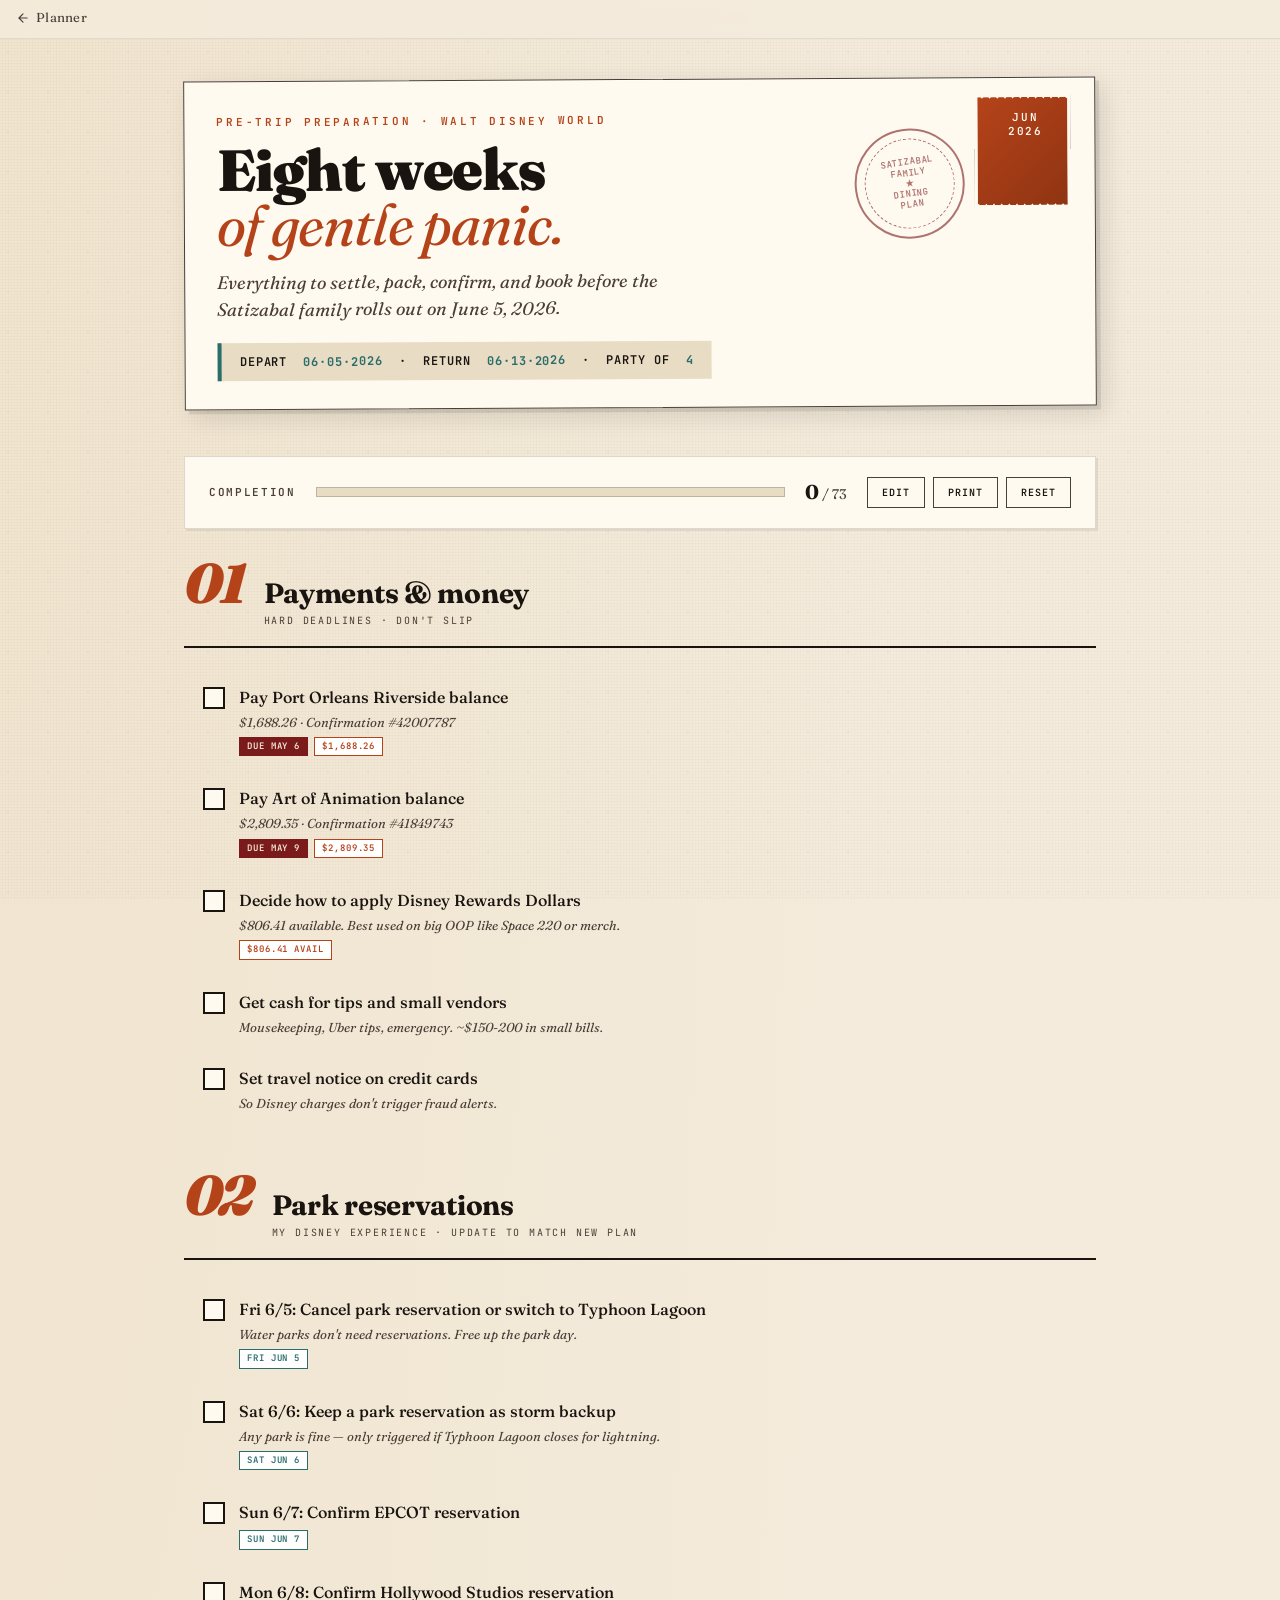
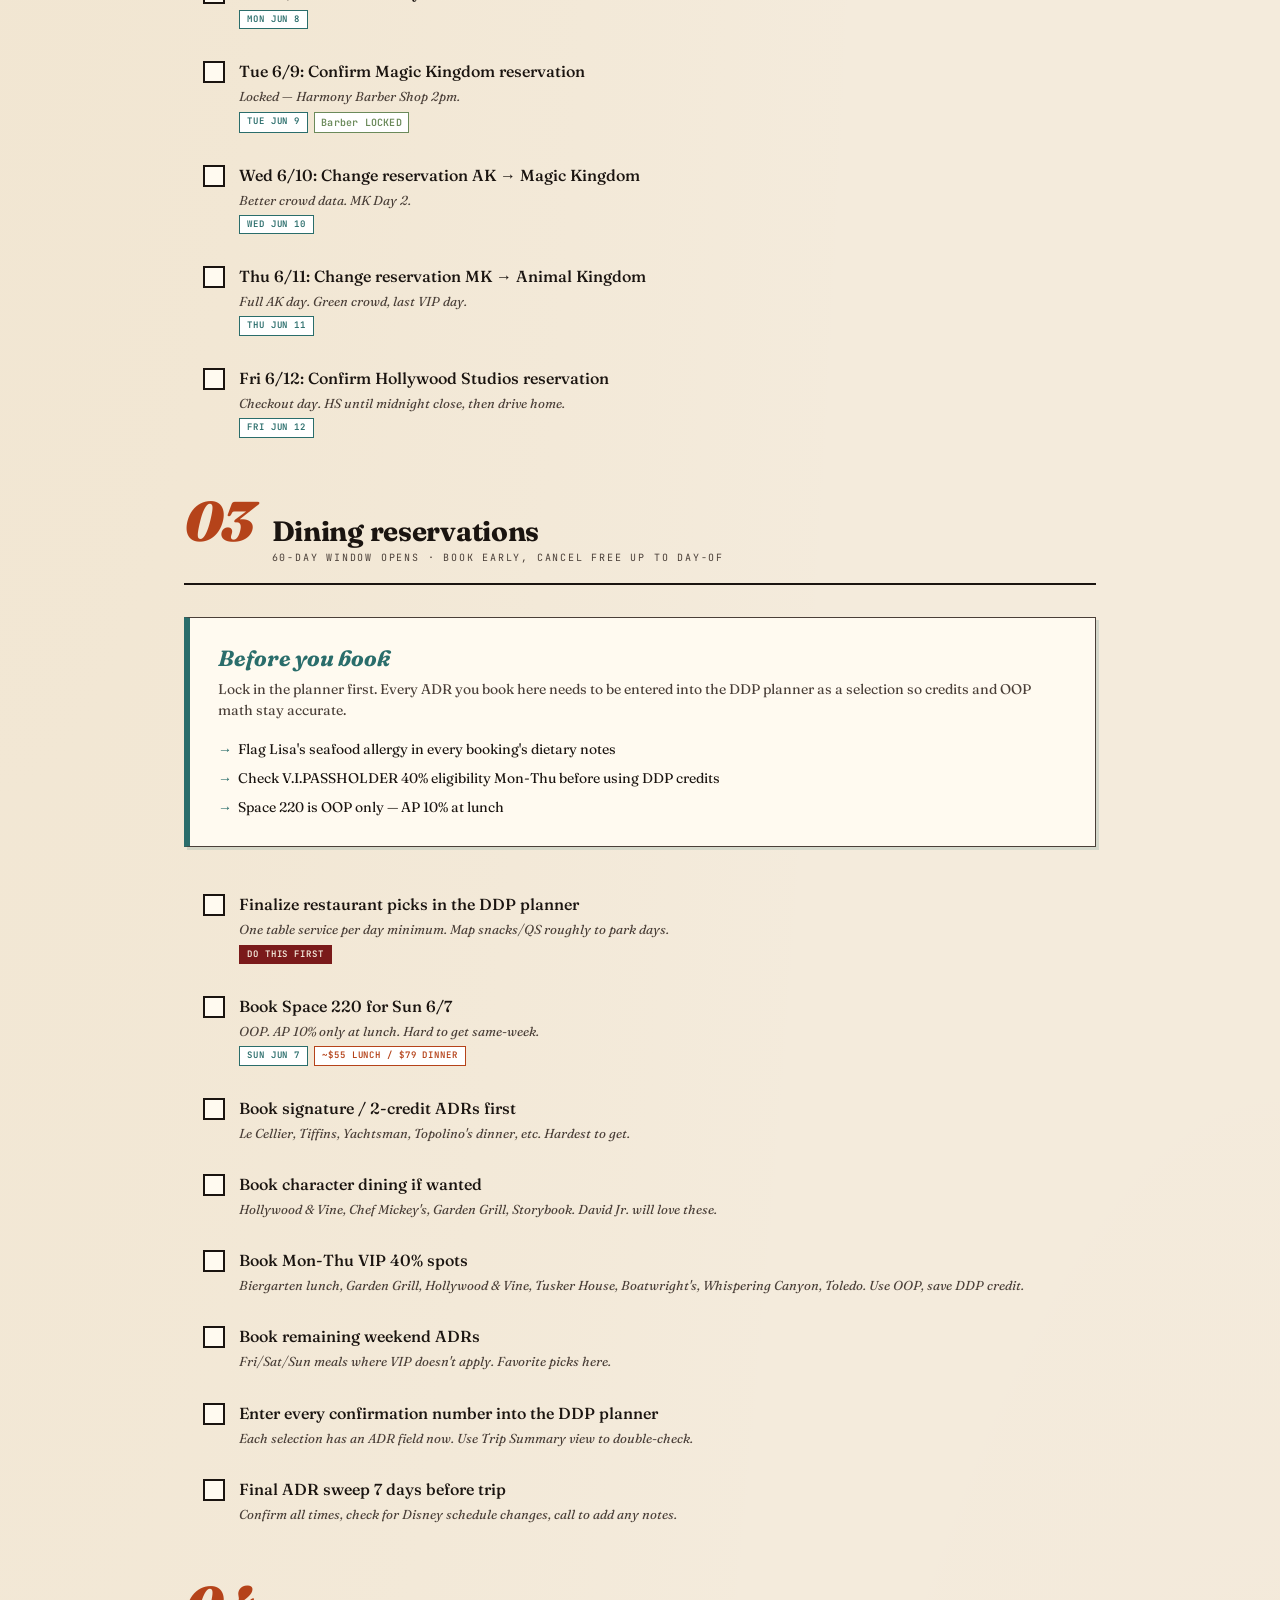
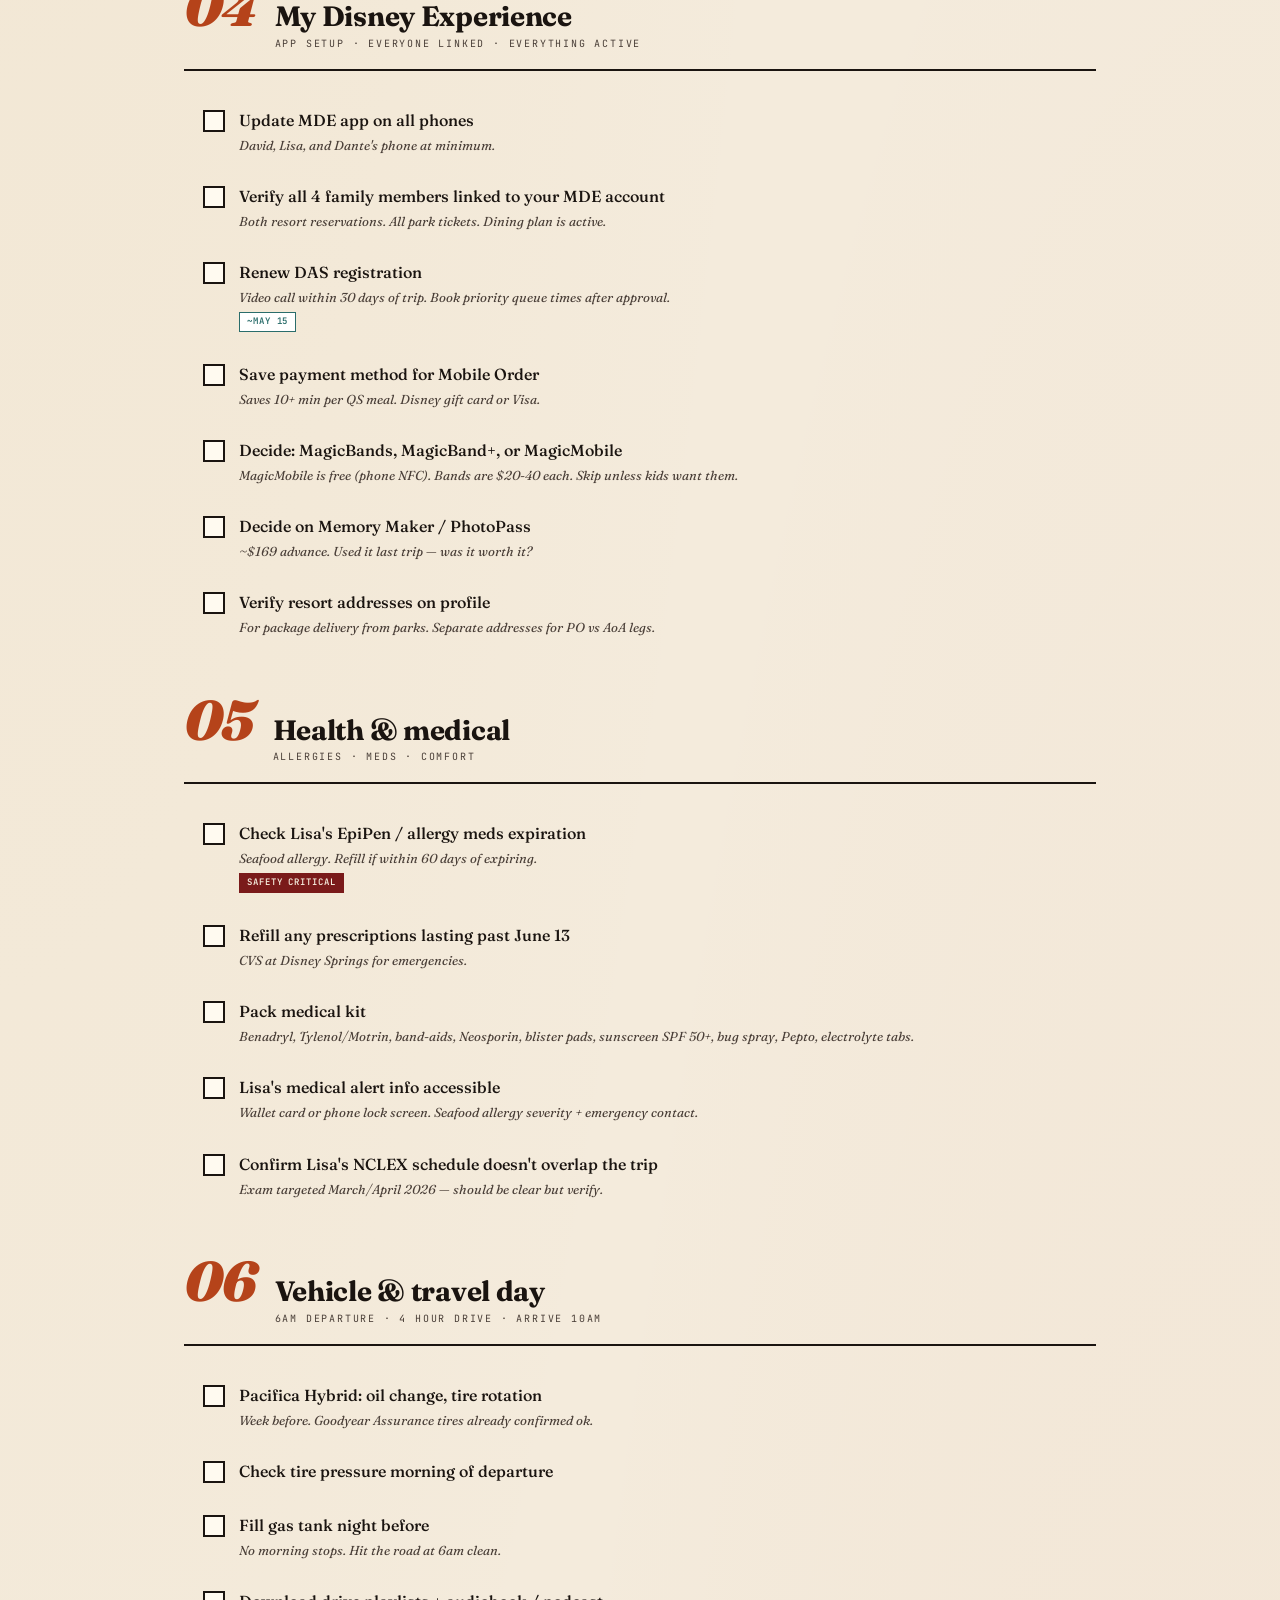
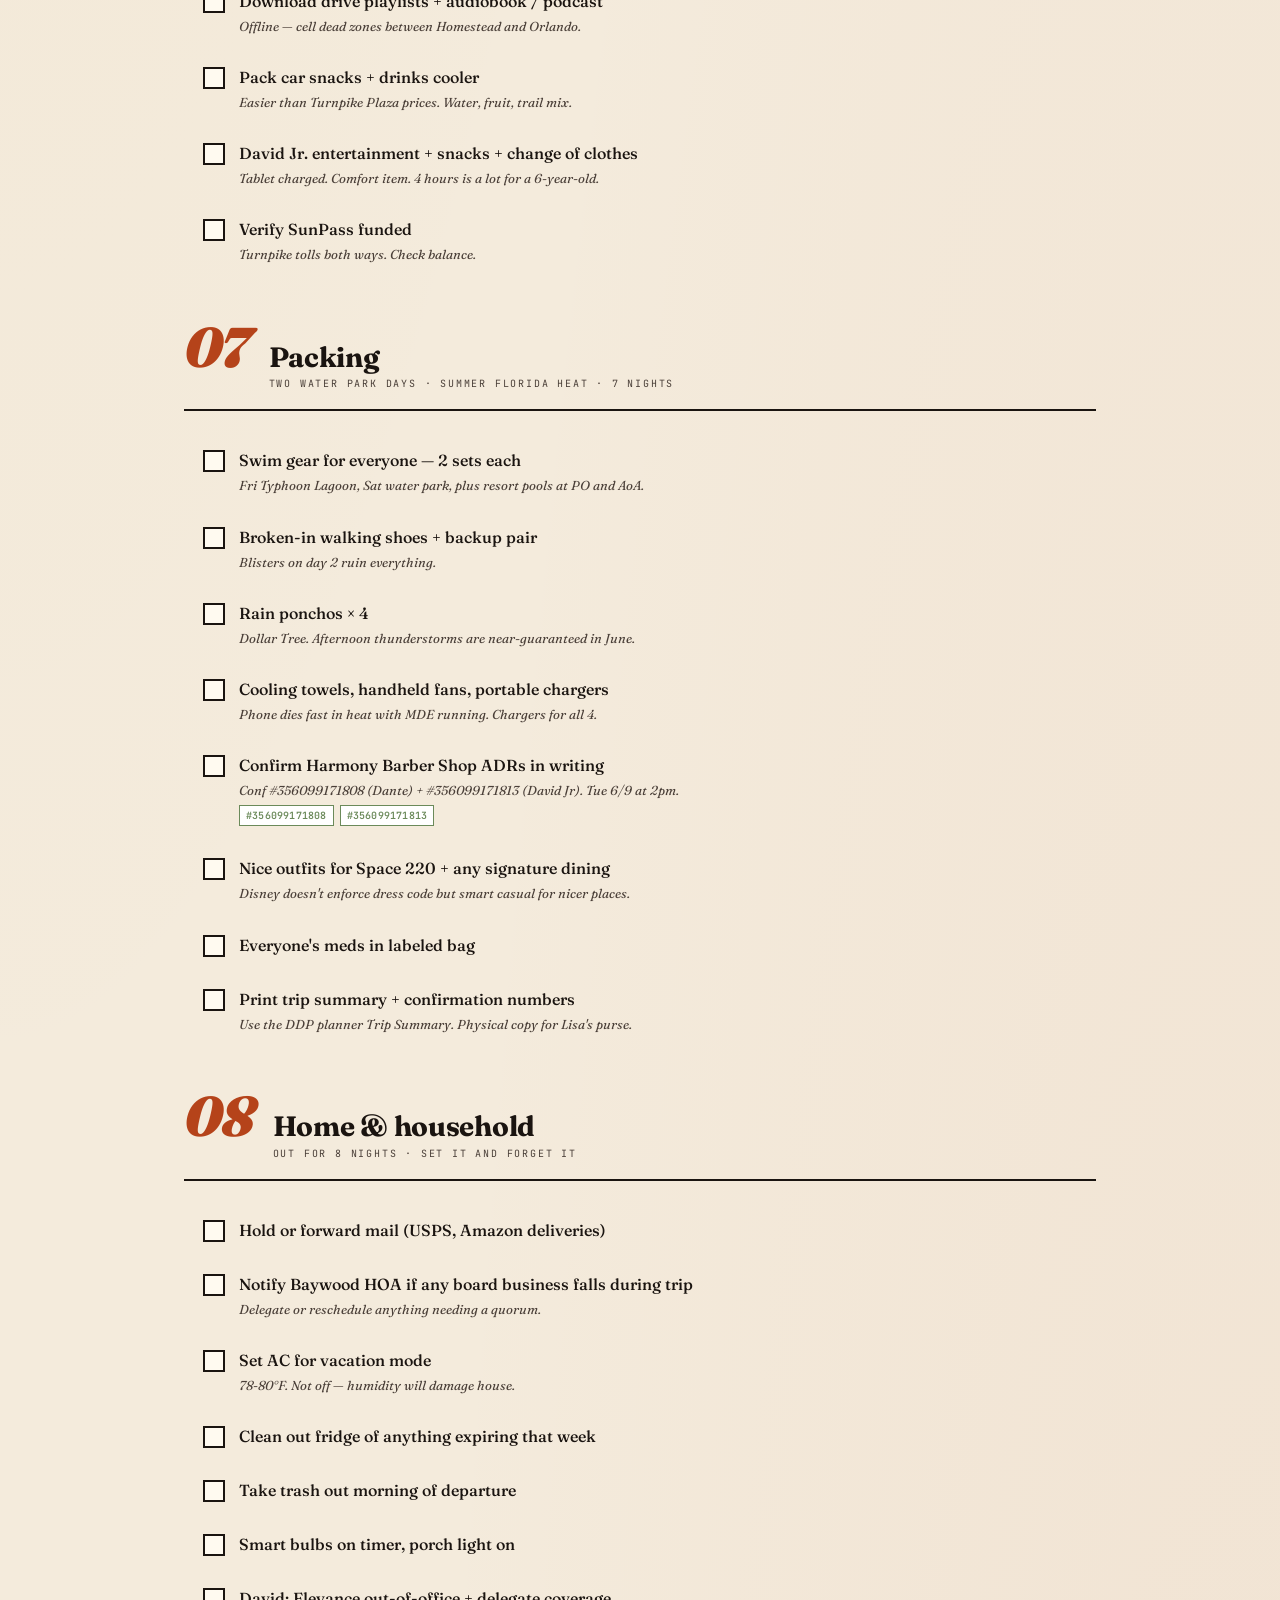
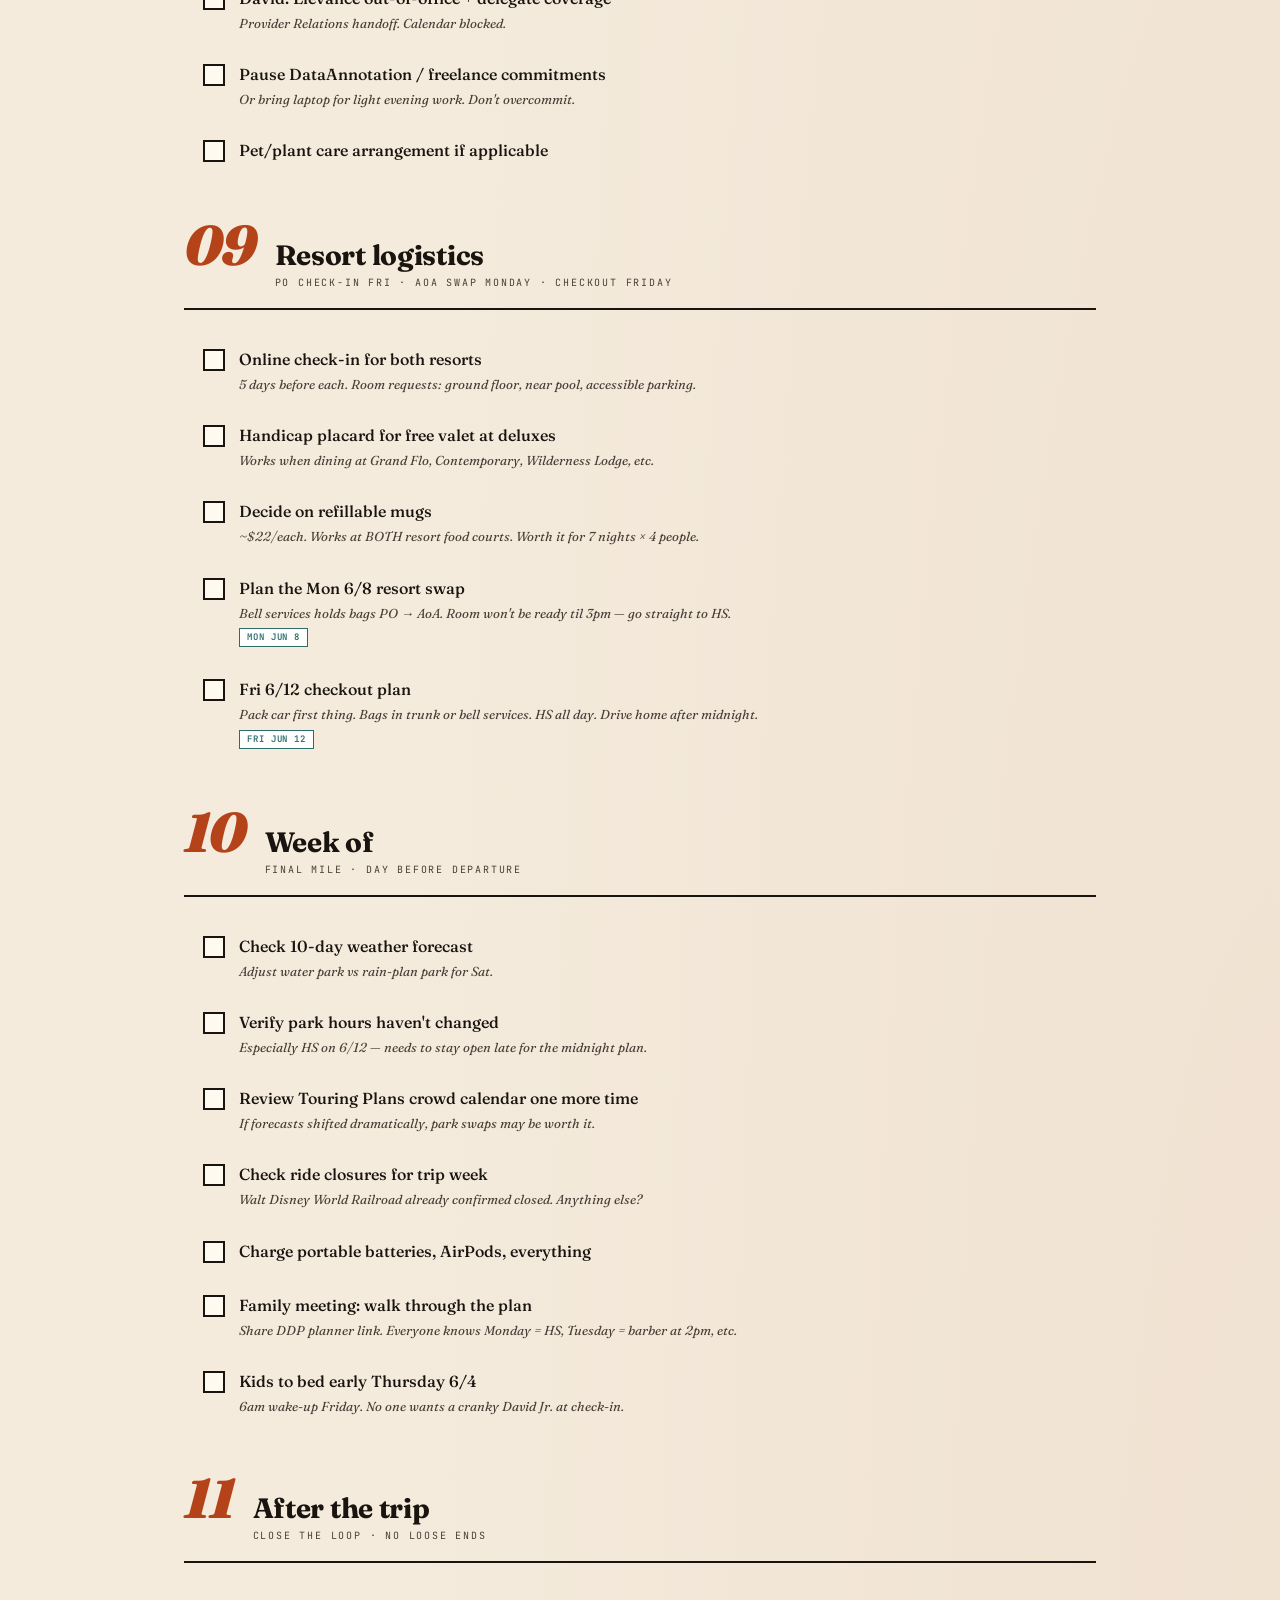
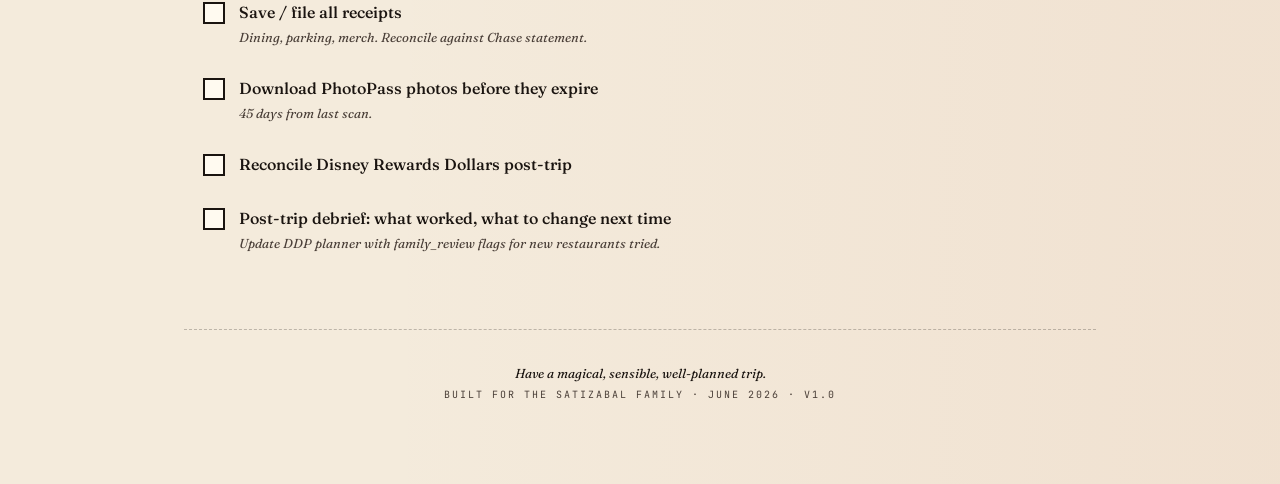
<file: checklist.html>
<!DOCTYPE html>
<html lang="en">
<head>
<meta charset="UTF-8">
<meta name="viewport" content="width=device-width, initial-scale=1.0">
<title>Disney Trip Prep — Satizabal Family, June 2026</title>
<link rel="manifest" href="manifest.json">
<link rel="apple-touch-icon" href="apple-touch-icon.png">
<link rel="icon" type="image/svg+xml" href="icons/icon.svg">
<meta name="theme-color" content="#0f172a">
<meta name="apple-mobile-web-app-capable" content="yes">
<meta name="apple-mobile-web-app-status-bar-style" content="black-translucent">
<meta name="apple-mobile-web-app-title" content="DDP Planner">
<link rel="preconnect" href="https://fonts.googleapis.com">
<link rel="preconnect" href="https://fonts.gstatic.com" crossorigin>
<link href="https://fonts.googleapis.com/css2?family=Fraunces:ital,wght@0,400;0,600;0,700;0,900;1,400&family=JetBrains+Mono:wght@400;600&display=swap" rel="stylesheet">
<style>
:root {
  --ink: #1a1410;
  --ink-soft: #4a3f38;
  --paper: #f4ebdc;
  --paper-dark: #e8dcc4;
  --rust: #b5431a;
  --rust-dark: #8f3412;
  --gold: #c89632;
  --teal: #2a6d6b;
  --sage: #6b8a5a;
  --postmark: #7a1a1a;
}

* { margin: 0; padding: 0; box-sizing: border-box; }

html { scroll-behavior: smooth; }

body {
  font-family: 'Fraunces', Georgia, serif;
  background:
    radial-gradient(ellipse at top left, rgba(200, 150, 50, 0.08), transparent 50%),
    radial-gradient(ellipse at bottom right, rgba(181, 67, 26, 0.06), transparent 50%),
    #f4ebdc;
  color: var(--ink);
  min-height: 100vh;
  line-height: 1.5;
  position: relative;
  overflow-x: hidden;
}

body::before {
  content: '';
  position: fixed;
  inset: 0;
  background-image:
    repeating-linear-gradient(0deg, transparent, transparent 2px, rgba(26, 20, 16, 0.015) 2px, rgba(26, 20, 16, 0.015) 3px),
    repeating-linear-gradient(90deg, transparent, transparent 2px, rgba(26, 20, 16, 0.015) 2px, rgba(26, 20, 16, 0.015) 3px);
  pointer-events: none;
  z-index: 0;
}

body::after {
  content: '';
  position: fixed;
  inset: 0;
  background-image: radial-gradient(circle at 20% 30%, rgba(0,0,0,0.03) 1px, transparent 1px),
                    radial-gradient(circle at 80% 70%, rgba(0,0,0,0.02) 1px, transparent 1px);
  background-size: 40px 40px, 60px 60px;
  pointer-events: none;
  z-index: 0;
}

.container {
  max-width: 960px;
  margin: 0 auto;
  padding: 40px 24px 80px;
  position: relative;
  z-index: 1;
}

/* HEADER — postcard style */
header {
  position: relative;
  margin-bottom: 48px;
  padding: 32px 32px 28px;
  background: #fffaf0;
  border: 1px solid var(--ink-soft);
  box-shadow:
    0 1px 0 rgba(255,255,255,0.5) inset,
    4px 4px 0 rgba(26, 20, 16, 0.1),
    8px 8px 24px rgba(26, 20, 16, 0.12);
  transform: rotate(-0.3deg);
}

header::before {
  content: '';
  position: absolute;
  top: 16px;
  right: 24px;
  width: 90px;
  height: 108px;
  background:
    linear-gradient(135deg, var(--rust) 0%, var(--rust-dark) 100%);
  border: 3px solid #fffaf0;
  box-shadow: 0 0 0 1px var(--ink-soft);
  clip-path: polygon(
    0% 4%, 4% 0%, 8% 4%, 12% 0%, 16% 4%, 20% 0%, 24% 4%, 28% 0%, 32% 4%, 36% 0%, 40% 4%, 44% 0%, 48% 4%, 52% 0%, 56% 4%, 60% 0%, 64% 4%, 68% 0%, 72% 4%, 76% 0%, 80% 4%, 84% 0%, 88% 4%, 92% 0%, 96% 4%, 100% 0%,
    100% 96%, 96% 100%, 92% 96%, 88% 100%, 84% 96%, 80% 100%, 76% 96%, 72% 100%, 68% 96%, 64% 100%, 60% 96%, 56% 100%, 52% 96%, 48% 100%, 44% 96%, 40% 100%, 36% 96%, 32% 100%, 28% 96%, 24% 100%, 20% 96%, 16% 100%, 12% 96%, 8% 100%, 4% 96%, 0% 100%
  );
}

header::after {
  content: 'JUN\A 2026';
  white-space: pre;
  position: absolute;
  top: 32px;
  right: 39px;
  width: 60px;
  text-align: center;
  font-family: 'JetBrains Mono', monospace;
  font-size: 11px;
  font-weight: 600;
  color: #fffaf0;
  letter-spacing: 0.15em;
  line-height: 1.3;
  z-index: 2;
}

.postmark {
  position: absolute;
  top: 50px;
  right: 130px;
  width: 110px;
  height: 110px;
  border: 2px solid var(--postmark);
  border-radius: 50%;
  opacity: 0.6;
  display: flex;
  align-items: center;
  justify-content: center;
  transform: rotate(-8deg);
  pointer-events: none;
}

.postmark::before {
  content: '';
  position: absolute;
  inset: 8px;
  border: 1px dashed var(--postmark);
  border-radius: 50%;
}

.postmark span {
  font-family: 'JetBrains Mono', monospace;
  font-size: 9px;
  font-weight: 600;
  color: var(--postmark);
  text-align: center;
  letter-spacing: 0.1em;
  line-height: 1.2;
}

.eyebrow {
  font-family: 'JetBrains Mono', monospace;
  font-size: 11px;
  font-weight: 600;
  color: var(--rust);
  letter-spacing: 0.25em;
  text-transform: uppercase;
  margin-bottom: 12px;
}

h1 {
  font-family: 'Fraunces', serif;
  font-weight: 900;
  font-size: clamp(36px, 6vw, 58px);
  line-height: 0.95;
  letter-spacing: -0.02em;
  max-width: 520px;
  margin-bottom: 16px;
}

h1 em {
  font-style: italic;
  font-weight: 400;
  color: var(--rust);
}

.subtitle {
  font-family: 'Fraunces', serif;
  font-style: italic;
  font-size: 18px;
  color: var(--ink-soft);
  max-width: 460px;
  margin-bottom: 20px;
}

.trip-stamp {
  display: inline-flex;
  align-items: center;
  gap: 16px;
  padding: 10px 18px;
  background: var(--paper-dark);
  border-left: 4px solid var(--teal);
  font-family: 'JetBrains Mono', monospace;
  font-size: 12px;
  font-weight: 600;
  letter-spacing: 0.08em;
}

.trip-stamp span:nth-child(2) { color: var(--ink-soft); }
.trip-stamp strong { color: var(--teal); }

/* PROGRESS */
.progress-wrap {
  margin: 40px 0 32px;
  padding: 20px 24px;
  background: #fffaf0;
  border: 1px solid rgba(26, 20, 16, 0.15);
  box-shadow: 2px 2px 0 rgba(26, 20, 16, 0.08);
  display: flex;
  align-items: center;
  gap: 20px;
  flex-wrap: wrap;
}

.progress-label {
  font-family: 'JetBrains Mono', monospace;
  font-size: 11px;
  font-weight: 600;
  letter-spacing: 0.15em;
  text-transform: uppercase;
  color: var(--ink-soft);
  flex-shrink: 0;
}

.progress-bar {
  flex: 1;
  min-width: 200px;
  height: 10px;
  background: var(--paper-dark);
  border: 1px solid rgba(26, 20, 16, 0.2);
  position: relative;
  overflow: hidden;
}

.progress-fill {
  height: 100%;
  background: repeating-linear-gradient(
    45deg,
    var(--rust),
    var(--rust) 6px,
    var(--rust-dark) 6px,
    var(--rust-dark) 12px
  );
  width: 0%;
  transition: width 0.4s cubic-bezier(0.4, 0, 0.2, 1);
}

.progress-count {
  font-family: 'Fraunces', serif;
  font-weight: 700;
  font-size: 20px;
  color: var(--ink);
  font-feature-settings: 'tnum';
}

.progress-count em {
  font-weight: 400;
  color: var(--ink-soft);
  font-style: normal;
  font-size: 14px;
}

.actions {
  display: flex;
  gap: 8px;
}

.btn {
  font-family: 'JetBrains Mono', monospace;
  font-size: 10px;
  font-weight: 600;
  letter-spacing: 0.1em;
  text-transform: uppercase;
  padding: 8px 14px;
  background: transparent;
  border: 1px solid var(--ink-soft);
  color: var(--ink);
  cursor: pointer;
  transition: all 0.15s ease;
}

.btn:hover {
  background: var(--ink);
  color: var(--paper);
}

.btn.btn-danger:hover {
  background: var(--postmark);
  border-color: var(--postmark);
  color: #fffaf0;
}

/* SECTIONS */
.section {
  margin-bottom: 48px;
  position: relative;
}

.section-header {
  display: flex;
  align-items: baseline;
  gap: 20px;
  margin-bottom: 24px;
  padding-bottom: 12px;
  border-bottom: 2px solid var(--ink);
  position: relative;
}

.section-number {
  font-family: 'Fraunces', serif;
  font-weight: 900;
  font-size: 56px;
  line-height: 0.8;
  color: var(--rust);
  font-style: italic;
  letter-spacing: -0.04em;
  flex-shrink: 0;
}

.section-title-group {
  flex: 1;
  padding-bottom: 6px;
}

.section-title {
  font-family: 'Fraunces', serif;
  font-weight: 700;
  font-size: 28px;
  letter-spacing: -0.01em;
  line-height: 1.1;
  margin-bottom: 4px;
}

.section-meta {
  font-family: 'JetBrains Mono', monospace;
  font-size: 10px;
  letter-spacing: 0.18em;
  text-transform: uppercase;
  color: var(--ink-soft);
}

.section-deadline {
  display: inline-block;
  padding: 2px 8px;
  margin-left: 8px;
  background: var(--gold);
  color: var(--ink);
  font-weight: 700;
}

.section-deadline.urgent {
  background: var(--rust);
  color: var(--paper);
}

/* TASKS */
.task-list {
  list-style: none;
  display: flex;
  flex-direction: column;
  gap: 4px;
}

.task {
  display: flex;
  align-items: flex-start;
  gap: 14px;
  padding: 12px 16px;
  background: transparent;
  border: 1px solid transparent;
  border-left: 3px solid transparent;
  cursor: pointer;
  transition: all 0.2s ease;
  position: relative;
}

.task:hover {
  background: rgba(255, 250, 240, 0.7);
  border-color: rgba(26, 20, 16, 0.08);
  border-left-color: var(--rust);
}

.task.done {
  opacity: 0.48;
  background: rgba(107, 138, 90, 0.06);
  border-left-color: var(--sage);
}

.task.done:hover {
  opacity: 0.7;
}

.task.done .task-label {
  text-decoration: line-through;
  text-decoration-color: var(--ink-soft);
  text-decoration-thickness: 1px;
}

.checkbox {
  flex-shrink: 0;
  width: 22px;
  height: 22px;
  border: 2px solid var(--ink);
  background: #fffaf0;
  margin-top: 2px;
  position: relative;
  transition: all 0.15s ease;
}

.task.done .checkbox {
  background: var(--sage);
  border-color: var(--sage);
}

.task.done .checkbox::after {
  content: '';
  position: absolute;
  left: 5px;
  top: 1px;
  width: 7px;
  height: 13px;
  border-right: 2.5px solid #fffaf0;
  border-bottom: 2.5px solid #fffaf0;
  transform: rotate(42deg);
}

.task-body {
  flex: 1;
  min-width: 0;
}

.task-label {
  font-family: 'Fraunces', serif;
  font-size: 16px;
  font-weight: 500;
  line-height: 1.35;
  color: var(--ink);
}

.task-label strong {
  font-weight: 700;
}

.task-note {
  display: block;
  margin-top: 4px;
  font-family: 'Fraunces', serif;
  font-style: italic;
  font-size: 13px;
  color: var(--ink-soft);
  font-weight: 400;
  line-height: 1.4;
}

.task-tags {
  display: flex;
  gap: 6px;
  margin-top: 6px;
  flex-wrap: wrap;
}

.tag {
  font-family: 'JetBrains Mono', monospace;
  font-size: 9px;
  font-weight: 600;
  letter-spacing: 0.1em;
  text-transform: uppercase;
  padding: 2px 7px;
  background: var(--paper-dark);
  color: var(--ink-soft);
  border: 1px solid rgba(26, 20, 16, 0.15);
}

.tag.tag-date { background: #fff; color: var(--teal); border-color: var(--teal); }
.tag.tag-money { background: #fff; color: var(--rust); border-color: var(--rust); }
.tag.tag-confirm { background: #fff; color: var(--sage); border-color: var(--sage); font-family: 'JetBrains Mono', monospace; text-transform: none; letter-spacing: 0.02em; font-size: 10px; padding: 2px 6px; }
.tag.tag-urgent { background: var(--postmark); color: var(--paper); border-color: var(--postmark); }

/* ADR recommendations callout */
.callout {
  margin: 32px 0;
  padding: 24px 28px;
  background: #fffaf0;
  border: 1px solid var(--ink-soft);
  border-left: 6px solid var(--teal);
  box-shadow: 3px 3px 0 rgba(42, 109, 107, 0.15);
  position: relative;
}

.callout h3 {
  font-family: 'Fraunces', serif;
  font-weight: 700;
  font-style: italic;
  font-size: 22px;
  margin-bottom: 4px;
  color: var(--teal);
}

.callout p {
  font-size: 14px;
  color: var(--ink-soft);
  margin-bottom: 14px;
}

.callout ul {
  list-style: none;
  font-family: 'Fraunces', serif;
  font-size: 14px;
}

.callout li {
  padding: 4px 0;
  padding-left: 20px;
  position: relative;
}

.callout li::before {
  content: '→';
  position: absolute;
  left: 0;
  color: var(--teal);
  font-weight: 700;
}

/* footer */
footer {
  margin-top: 64px;
  padding-top: 32px;
  border-top: 1px dashed rgba(26, 20, 16, 0.25);
  text-align: center;
  font-family: 'JetBrains Mono', monospace;
  font-size: 10px;
  letter-spacing: 0.2em;
  text-transform: uppercase;
  color: var(--ink-soft);
  line-height: 1.8;
}

footer em {
  font-family: 'Fraunces', serif;
  font-style: italic;
  font-size: 13px;
  text-transform: none;
  letter-spacing: 0;
  color: var(--ink);
}

/* responsive */
@media (max-width: 640px) {
  .container { padding: 24px 16px 60px; }
  header {
    padding: 24px 20px;
    transform: none;
  }
  header::before, header::after, .postmark { display: none; }
  .section-number { font-size: 40px; }
  .section-title { font-size: 22px; }
  .section-header { gap: 12px; }
  .progress-wrap { padding: 16px; }
  .task { padding: 10px 12px; }
  .task-label { font-size: 15px; }
}

/* print */
@media print {
  body { background: white; }
  body::before, body::after { display: none; }
  .progress-wrap .actions { display: none; }
  .task { break-inside: avoid; }
  .section { break-inside: avoid-page; }
  header { transform: none; box-shadow: none; }
}
</style>
<style>
/* Site nav — back link to main planner. Kept minimal to sit quietly above the postcard. */
.site-nav {
  position: sticky;
  top: 0;
  z-index: 50;
  background: rgba(244, 235, 220, 0.92);
  backdrop-filter: blur(6px);
  -webkit-backdrop-filter: blur(6px);
  border-bottom: 1px solid rgba(26, 20, 16, 0.08);
  padding: 8px 16px;
  font-family: 'Fraunces', Georgia, serif;
  font-size: 13px;
}
.site-nav a {
  display: inline-flex;
  align-items: center;
  gap: 6px;
  color: var(--ink-soft);
  text-decoration: none;
  letter-spacing: 0.02em;
  transition: color 0.15s ease;
}
.site-nav a:hover { color: var(--rust); }
.site-nav svg { width: 14px; height: 14px; stroke-width: 2; }
@media print { .site-nav { display: none; } }
</style>
<style>
/* ── Edit mode ──────────────────────────────────────────── */
.edit-only { display: none; }
body.editing .edit-only { display: inline-block; }

#editToggle.active { background: var(--teal); border-color: var(--teal); color: #fffaf0; }

.edit-hint {
  display: none;
  margin: -16px 0 32px;
  padding: 12px 18px;
  background: rgba(42, 109, 107, 0.08);
  border-left: 4px solid var(--teal);
  font-family: 'Fraunces', serif;
  font-size: 14px;
  color: var(--ink-soft);
  line-height: 1.5;
}
body.editing .edit-hint { display: block; }
.edit-hint strong { color: var(--ink); }
.edit-hint .hint-x { color: var(--postmark); font-weight: 700; }
.edit-hint .hint-plus { color: var(--teal); font-family: 'JetBrains Mono', monospace; font-size: 12px; }

/* Editable fields */
body.editing .task { cursor: default; }
body.editing .task-label,
body.editing .task-note,
body.editing .section-title {
  outline: 1px dashed rgba(42, 109, 107, 0.45);
  outline-offset: 3px;
  border-radius: 2px;
}
body.editing .task-label:focus,
body.editing .task-note:focus,
body.editing .section-title:focus {
  outline: 2px solid var(--teal);
  background: #fffef9;
}
[contenteditable][data-placeholder]:empty::before {
  content: attr(data-placeholder);
  color: var(--ink-soft);
  opacity: 0.55;
  font-style: italic;
}

/* Empty notes stay hidden until you're editing */
.task-note:empty { display: none; }
body.editing .task-note:empty { display: block; }

/* Per-task delete button */
.task-del {
  display: none;
  position: absolute;
  top: 8px;
  right: 8px;
  width: 24px;
  height: 24px;
  padding: 0;
  border: 1px solid var(--postmark);
  border-radius: 50%;
  background: #fffaf0;
  color: var(--postmark);
  font-size: 16px;
  line-height: 1;
  cursor: pointer;
  align-items: center;
  justify-content: center;
}
body.editing .task-del { display: inline-flex; }
.task-del:hover { background: var(--postmark); color: #fffaf0; }

/* Add-item row */
.task-add { display: none; padding: 6px 16px 2px; }
body.editing .task-add { display: block; }
.task-add button {
  width: 100%;
  font-family: 'JetBrains Mono', monospace;
  font-size: 11px;
  font-weight: 600;
  letter-spacing: 0.08em;
  text-transform: uppercase;
  padding: 9px 14px;
  background: transparent;
  border: 1px dashed rgba(26, 20, 16, 0.3);
  color: var(--ink-soft);
  cursor: pointer;
  transition: all 0.15s ease;
}
.task-add button:hover {
  border-color: var(--teal);
  color: var(--teal);
  background: rgba(42, 109, 107, 0.05);
}

@media print { .task-del, .task-add, .edit-hint, .edit-only { display: none !important; } }
</style>
</head>
<body>

<nav class="site-nav" aria-label="Site navigation">
  <a href="index.html">
    <svg viewBox="0 0 24 24" fill="none" stroke="currentColor" stroke-linecap="round" stroke-linejoin="round"><path d="M19 12H5M12 19l-7-7 7-7"/></svg>
    <span>Planner</span>
  </a>
</nav>

<div class="container">

  <header>
    <div class="postmark"><span>SATIZABAL<br>FAMILY<br>★<br>DINING<br>PLAN</span></div>
    <div class="eyebrow">Pre-Trip Preparation · Walt Disney World</div>
    <h1>Eight weeks<br><em>of gentle panic.</em></h1>
    <p class="subtitle">Everything to settle, pack, confirm, and book before the Satizabal family rolls out on June 5, 2026.</p>
    <div class="trip-stamp">
      <span>DEPART</span>
      <strong>06·05·2026</strong>
      <span>·</span>
      <span>RETURN</span>
      <strong>06·13·2026</strong>
      <span>·</span>
      <span>PARTY OF</span>
      <strong>4</strong>
    </div>
  </header>

  <div class="progress-wrap">
    <span class="progress-label">Completion</span>
    <div class="progress-bar"><div class="progress-fill" id="progressFill"></div></div>
    <span class="progress-count" id="progressCount">0<em> / 0</em></span>
    <div class="actions">
      <button class="btn" id="editToggle" onclick="toggleEditMode()">Edit</button>
      <button class="btn edit-only btn-danger" onclick="revertEdits()">Restore defaults</button>
      <button class="btn" onclick="window.print()">Print</button>
      <button class="btn btn-danger" onclick="resetAll()">Reset</button>
    </div>
  </div>

  <p class="edit-hint">
    <strong>Editing.</strong> Click any task name or note to change it · the <span class="hint-x">×</span> deletes an item ·
    <span class="hint-plus">+ Add item</span> at the bottom of a section adds one · section titles are editable too. Click <strong>Done</strong> when finished.
  </p>

  <!-- ============================================================ -->
  <section class="section">
    <div class="section-header">
      <div class="section-number">01</div>
      <div class="section-title-group">
        <div class="section-title">Payments &amp; money</div>
        <div class="section-meta">Hard deadlines · Don't slip</div>
      </div>
    </div>
    <ul class="task-list">
      <li class="task" data-id="pay-po">
        <div class="checkbox"></div>
        <div class="task-body">
          <span class="task-label">Pay Port Orleans Riverside balance</span>
          <span class="task-note">$1,688.26 · Confirmation #42007787</span>
          <div class="task-tags"><span class="tag tag-urgent">Due May 6</span><span class="tag tag-money">$1,688.26</span></div>
        </div>
      </li>
      <li class="task" data-id="pay-aoa">
        <div class="checkbox"></div>
        <div class="task-body">
          <span class="task-label">Pay Art of Animation balance</span>
          <span class="task-note">$2,809.35 · Confirmation #41849743</span>
          <div class="task-tags"><span class="tag tag-urgent">Due May 9</span><span class="tag tag-money">$2,809.35</span></div>
        </div>
      </li>
      <li class="task" data-id="rewards">
        <div class="checkbox"></div>
        <div class="task-body">
          <span class="task-label">Decide how to apply Disney Rewards Dollars</span>
          <span class="task-note">$806.41 available. Best used on big OOP like Space 220 or merch.</span>
          <div class="task-tags"><span class="tag tag-money">$806.41 avail</span></div>
        </div>
      </li>
      <li class="task" data-id="cash">
        <div class="checkbox"></div>
        <div class="task-body">
          <span class="task-label">Get cash for tips and small vendors</span>
          <span class="task-note">Mousekeeping, Uber tips, emergency. ~$150-200 in small bills.</span>
        </div>
      </li>
      <li class="task" data-id="card-notify">
        <div class="checkbox"></div>
        <div class="task-body">
          <span class="task-label">Set travel notice on credit cards</span>
          <span class="task-note">So Disney charges don't trigger fraud alerts.</span>
        </div>
      </li>
    </ul>
  </section>

  <!-- ============================================================ -->
  <section class="section">
    <div class="section-header">
      <div class="section-number">02</div>
      <div class="section-title-group">
        <div class="section-title">Park reservations</div>
        <div class="section-meta">My Disney Experience · Update to match new plan</div>
      </div>
    </div>
    <ul class="task-list">
      <li class="task" data-id="park-65">
        <div class="checkbox"></div>
        <div class="task-body">
          <span class="task-label">Fri 6/5: Cancel park reservation or switch to Typhoon Lagoon</span>
          <span class="task-note">Water parks don't need reservations. Free up the park day.</span>
          <div class="task-tags"><span class="tag tag-date">Fri Jun 5</span></div>
        </div>
      </li>
      <li class="task" data-id="park-66">
        <div class="checkbox"></div>
        <div class="task-body">
          <span class="task-label">Sat 6/6: Keep a park reservation as storm backup</span>
          <span class="task-note">Any park is fine — only triggered if Typhoon Lagoon closes for lightning.</span>
          <div class="task-tags"><span class="tag tag-date">Sat Jun 6</span></div>
        </div>
      </li>
      <li class="task" data-id="park-67">
        <div class="checkbox"></div>
        <div class="task-body">
          <span class="task-label">Sun 6/7: Confirm EPCOT reservation</span>
          <div class="task-tags"><span class="tag tag-date">Sun Jun 7</span></div>
        </div>
      </li>
      <li class="task" data-id="park-68">
        <div class="checkbox"></div>
        <div class="task-body">
          <span class="task-label">Mon 6/8: Confirm Hollywood Studios reservation</span>
          <div class="task-tags"><span class="tag tag-date">Mon Jun 8</span></div>
        </div>
      </li>
      <li class="task" data-id="park-69">
        <div class="checkbox"></div>
        <div class="task-body">
          <span class="task-label">Tue 6/9: Confirm Magic Kingdom reservation</span>
          <span class="task-note">Locked — Harmony Barber Shop 2pm.</span>
          <div class="task-tags"><span class="tag tag-date">Tue Jun 9</span><span class="tag tag-confirm">Barber LOCKED</span></div>
        </div>
      </li>
      <li class="task" data-id="park-610">
        <div class="checkbox"></div>
        <div class="task-body">
          <span class="task-label">Wed 6/10: Change reservation AK → Magic Kingdom</span>
          <span class="task-note">Better crowd data. MK Day 2.</span>
          <div class="task-tags"><span class="tag tag-date">Wed Jun 10</span></div>
        </div>
      </li>
      <li class="task" data-id="park-611">
        <div class="checkbox"></div>
        <div class="task-body">
          <span class="task-label">Thu 6/11: Change reservation MK → Animal Kingdom</span>
          <span class="task-note">Full AK day. Green crowd, last VIP day.</span>
          <div class="task-tags"><span class="tag tag-date">Thu Jun 11</span></div>
        </div>
      </li>
      <li class="task" data-id="park-612">
        <div class="checkbox"></div>
        <div class="task-body">
          <span class="task-label">Fri 6/12: Confirm Hollywood Studios reservation</span>
          <span class="task-note">Checkout day. HS until midnight close, then drive home.</span>
          <div class="task-tags"><span class="tag tag-date">Fri Jun 12</span></div>
        </div>
      </li>
    </ul>
  </section>

  <!-- ============================================================ -->
  <section class="section">
    <div class="section-header">
      <div class="section-number">03</div>
      <div class="section-title-group">
        <div class="section-title">Dining reservations</div>
        <div class="section-meta">60-day window opens · Book early, cancel free up to day-of</div>
      </div>
    </div>

    <div class="callout">
      <h3>Before you book</h3>
      <p>Lock in the planner first. Every ADR you book here needs to be entered into the DDP planner as a selection so credits and OOP math stay accurate.</p>
      <ul>
        <li>Flag Lisa's seafood allergy in every booking's dietary notes</li>
        <li>Check V.I.PASSHOLDER 40% eligibility Mon-Thu before using DDP credits</li>
        <li>Space 220 is OOP only — AP 10% at lunch</li>
      </ul>
    </div>

    <ul class="task-list">
      <li class="task" data-id="adr-plan">
        <div class="checkbox"></div>
        <div class="task-body">
          <span class="task-label">Finalize restaurant picks in the DDP planner</span>
          <span class="task-note">One table service per day minimum. Map snacks/QS roughly to park days.</span>
          <div class="task-tags"><span class="tag tag-urgent">Do this first</span></div>
        </div>
      </li>
      <li class="task" data-id="adr-space220">
        <div class="checkbox"></div>
        <div class="task-body">
          <span class="task-label">Book Space 220 for Sun 6/7</span>
          <span class="task-note">OOP. AP 10% only at lunch. Hard to get same-week.</span>
          <div class="task-tags"><span class="tag tag-date">Sun Jun 7</span><span class="tag tag-money">~$55 lunch / $79 dinner</span></div>
        </div>
      </li>
      <li class="task" data-id="adr-signature">
        <div class="checkbox"></div>
        <div class="task-body">
          <span class="task-label">Book signature / 2-credit ADRs first</span>
          <span class="task-note">Le Cellier, Tiffins, Yachtsman, Topolino's dinner, etc. Hardest to get.</span>
        </div>
      </li>
      <li class="task" data-id="adr-character">
        <div class="checkbox"></div>
        <div class="task-body">
          <span class="task-label">Book character dining if wanted</span>
          <span class="task-note">Hollywood &amp; Vine, Chef Mickey's, Garden Grill, Storybook. David Jr. will love these.</span>
        </div>
      </li>
      <li class="task" data-id="adr-vip">
        <div class="checkbox"></div>
        <div class="task-body">
          <span class="task-label">Book Mon-Thu VIP 40% spots</span>
          <span class="task-note">Biergarten lunch, Garden Grill, Hollywood &amp; Vine, Tusker House, Boatwright's, Whispering Canyon, Toledo. Use OOP, save DDP credit.</span>
        </div>
      </li>
      <li class="task" data-id="adr-weekend">
        <div class="checkbox"></div>
        <div class="task-body">
          <span class="task-label">Book remaining weekend ADRs</span>
          <span class="task-note">Fri/Sat/Sun meals where VIP doesn't apply. Favorite picks here.</span>
        </div>
      </li>
      <li class="task" data-id="adr-log">
        <div class="checkbox"></div>
        <div class="task-body">
          <span class="task-label">Enter every confirmation number into the DDP planner</span>
          <span class="task-note">Each selection has an ADR field now. Use Trip Summary view to double-check.</span>
        </div>
      </li>
      <li class="task" data-id="adr-check">
        <div class="checkbox"></div>
        <div class="task-body">
          <span class="task-label">Final ADR sweep 7 days before trip</span>
          <span class="task-note">Confirm all times, check for Disney schedule changes, call to add any notes.</span>
        </div>
      </li>
    </ul>
  </section>

  <!-- ============================================================ -->
  <section class="section">
    <div class="section-header">
      <div class="section-number">04</div>
      <div class="section-title-group">
        <div class="section-title">My Disney Experience</div>
        <div class="section-meta">App setup · Everyone linked · Everything active</div>
      </div>
    </div>
    <ul class="task-list">
      <li class="task" data-id="mde-update">
        <div class="checkbox"></div>
        <div class="task-body">
          <span class="task-label">Update MDE app on all phones</span>
          <span class="task-note">David, Lisa, and Dante's phone at minimum.</span>
        </div>
      </li>
      <li class="task" data-id="mde-link">
        <div class="checkbox"></div>
        <div class="task-body">
          <span class="task-label">Verify all 4 family members linked to your MDE account</span>
          <span class="task-note">Both resort reservations. All park tickets. Dining plan is active.</span>
        </div>
      </li>
      <li class="task" data-id="mde-das">
        <div class="checkbox"></div>
        <div class="task-body">
          <span class="task-label">Renew DAS registration</span>
          <span class="task-note">Video call within 30 days of trip. Book priority queue times after approval.</span>
          <div class="task-tags"><span class="tag tag-date">~May 15</span></div>
        </div>
      </li>
      <li class="task" data-id="mde-mobile">
        <div class="checkbox"></div>
        <div class="task-body">
          <span class="task-label">Save payment method for Mobile Order</span>
          <span class="task-note">Saves 10+ min per QS meal. Disney gift card or Visa.</span>
        </div>
      </li>
      <li class="task" data-id="mde-magic">
        <div class="checkbox"></div>
        <div class="task-body">
          <span class="task-label">Decide: MagicBands, MagicBand+, or MagicMobile</span>
          <span class="task-note">MagicMobile is free (phone NFC). Bands are $20-40 each. Skip unless kids want them.</span>
        </div>
      </li>
      <li class="task" data-id="mde-photo">
        <div class="checkbox"></div>
        <div class="task-body">
          <span class="task-label">Decide on Memory Maker / PhotoPass</span>
          <span class="task-note">~$169 advance. Used it last trip — was it worth it?</span>
        </div>
      </li>
      <li class="task" data-id="mde-address">
        <div class="checkbox"></div>
        <div class="task-body">
          <span class="task-label">Verify resort addresses on profile</span>
          <span class="task-note">For package delivery from parks. Separate addresses for PO vs AoA legs.</span>
        </div>
      </li>
    </ul>
  </section>

  <!-- ============================================================ -->
  <section class="section">
    <div class="section-header">
      <div class="section-number">05</div>
      <div class="section-title-group">
        <div class="section-title">Health &amp; medical</div>
        <div class="section-meta">Allergies · Meds · Comfort</div>
      </div>
    </div>
    <ul class="task-list">
      <li class="task" data-id="med-epipen">
        <div class="checkbox"></div>
        <div class="task-body">
          <span class="task-label">Check Lisa's EpiPen / allergy meds expiration</span>
          <span class="task-note">Seafood allergy. Refill if within 60 days of expiring.</span>
          <div class="task-tags"><span class="tag tag-urgent">Safety critical</span></div>
        </div>
      </li>
      <li class="task" data-id="med-refill">
        <div class="checkbox"></div>
        <div class="task-body">
          <span class="task-label">Refill any prescriptions lasting past June 13</span>
          <span class="task-note">CVS at Disney Springs for emergencies.</span>
        </div>
      </li>
      <li class="task" data-id="med-kit">
        <div class="checkbox"></div>
        <div class="task-body">
          <span class="task-label">Pack medical kit</span>
          <span class="task-note">Benadryl, Tylenol/Motrin, band-aids, Neosporin, blister pads, sunscreen SPF 50+, bug spray, Pepto, electrolyte tabs.</span>
        </div>
      </li>
      <li class="task" data-id="med-id">
        <div class="checkbox"></div>
        <div class="task-body">
          <span class="task-label">Lisa's medical alert info accessible</span>
          <span class="task-note">Wallet card or phone lock screen. Seafood allergy severity + emergency contact.</span>
        </div>
      </li>
      <li class="task" data-id="med-lisa-nclex">
        <div class="checkbox"></div>
        <div class="task-body">
          <span class="task-label">Confirm Lisa's NCLEX schedule doesn't overlap the trip</span>
          <span class="task-note">Exam targeted March/April 2026 — should be clear but verify.</span>
        </div>
      </li>
    </ul>
  </section>

  <!-- ============================================================ -->
  <section class="section">
    <div class="section-header">
      <div class="section-number">06</div>
      <div class="section-title-group">
        <div class="section-title">Vehicle &amp; travel day</div>
        <div class="section-meta">6am departure · 4 hour drive · Arrive 10am</div>
      </div>
    </div>
    <ul class="task-list">
      <li class="task" data-id="car-service">
        <div class="checkbox"></div>
        <div class="task-body">
          <span class="task-label">Pacifica Hybrid: oil change, tire rotation</span>
          <span class="task-note">Week before. Goodyear Assurance tires already confirmed ok.</span>
        </div>
      </li>
      <li class="task" data-id="car-tires">
        <div class="checkbox"></div>
        <div class="task-body">
          <span class="task-label">Check tire pressure morning of departure</span>
        </div>
      </li>
      <li class="task" data-id="car-gas">
        <div class="checkbox"></div>
        <div class="task-body">
          <span class="task-label">Fill gas tank night before</span>
          <span class="task-note">No morning stops. Hit the road at 6am clean.</span>
        </div>
      </li>
      <li class="task" data-id="car-playlist">
        <div class="checkbox"></div>
        <div class="task-body">
          <span class="task-label">Download drive playlists + audiobook / podcast</span>
          <span class="task-note">Offline — cell dead zones between Homestead and Orlando.</span>
        </div>
      </li>
      <li class="task" data-id="car-snacks">
        <div class="checkbox"></div>
        <div class="task-body">
          <span class="task-label">Pack car snacks + drinks cooler</span>
          <span class="task-note">Easier than Turnpike Plaza prices. Water, fruit, trail mix.</span>
        </div>
      </li>
      <li class="task" data-id="car-kids">
        <div class="checkbox"></div>
        <div class="task-body">
          <span class="task-label">David Jr. entertainment + snacks + change of clothes</span>
          <span class="task-note">Tablet charged. Comfort item. 4 hours is a lot for a 6-year-old.</span>
        </div>
      </li>
      <li class="task" data-id="car-ezpass">
        <div class="checkbox"></div>
        <div class="task-body">
          <span class="task-label">Verify SunPass funded</span>
          <span class="task-note">Turnpike tolls both ways. Check balance.</span>
        </div>
      </li>
    </ul>
  </section>

  <!-- ============================================================ -->
  <section class="section">
    <div class="section-header">
      <div class="section-number">07</div>
      <div class="section-title-group">
        <div class="section-title">Packing</div>
        <div class="section-meta">Two water park days · Summer Florida heat · 7 nights</div>
      </div>
    </div>
    <ul class="task-list">
      <li class="task" data-id="pack-swim">
        <div class="checkbox"></div>
        <div class="task-body">
          <span class="task-label">Swim gear for everyone — 2 sets each</span>
          <span class="task-note">Fri Typhoon Lagoon, Sat water park, plus resort pools at PO and AoA.</span>
        </div>
      </li>
      <li class="task" data-id="pack-shoes">
        <div class="checkbox"></div>
        <div class="task-body">
          <span class="task-label">Broken-in walking shoes + backup pair</span>
          <span class="task-note">Blisters on day 2 ruin everything.</span>
        </div>
      </li>
      <li class="task" data-id="pack-ponchos">
        <div class="checkbox"></div>
        <div class="task-body">
          <span class="task-label">Rain ponchos × 4</span>
          <span class="task-note">Dollar Tree. Afternoon thunderstorms are near-guaranteed in June.</span>
        </div>
      </li>
      <li class="task" data-id="pack-cool">
        <div class="checkbox"></div>
        <div class="task-body">
          <span class="task-label">Cooling towels, handheld fans, portable chargers</span>
          <span class="task-note">Phone dies fast in heat with MDE running. Chargers for all 4.</span>
        </div>
      </li>
      <li class="task" data-id="pack-barber">
        <div class="checkbox"></div>
        <div class="task-body">
          <span class="task-label">Confirm Harmony Barber Shop ADRs in writing</span>
          <span class="task-note">Conf #356099171808 (Dante) + #356099171813 (David Jr). Tue 6/9 at 2pm.</span>
          <div class="task-tags"><span class="tag tag-confirm">#356099171808</span><span class="tag tag-confirm">#356099171813</span></div>
        </div>
      </li>
      <li class="task" data-id="pack-outfits">
        <div class="checkbox"></div>
        <div class="task-body">
          <span class="task-label">Nice outfits for Space 220 + any signature dining</span>
          <span class="task-note">Disney doesn't enforce dress code but smart casual for nicer places.</span>
        </div>
      </li>
      <li class="task" data-id="pack-meds">
        <div class="checkbox"></div>
        <div class="task-body">
          <span class="task-label">Everyone's meds in labeled bag</span>
        </div>
      </li>
      <li class="task" data-id="pack-docs">
        <div class="checkbox"></div>
        <div class="task-body">
          <span class="task-label">Print trip summary + confirmation numbers</span>
          <span class="task-note">Use the DDP planner Trip Summary. Physical copy for Lisa's purse.</span>
        </div>
      </li>
    </ul>
  </section>

  <!-- ============================================================ -->
  <section class="section">
    <div class="section-header">
      <div class="section-number">08</div>
      <div class="section-title-group">
        <div class="section-title">Home &amp; household</div>
        <div class="section-meta">Out for 8 nights · Set it and forget it</div>
      </div>
    </div>
    <ul class="task-list">
      <li class="task" data-id="home-mail">
        <div class="checkbox"></div>
        <div class="task-body">
          <span class="task-label">Hold or forward mail (USPS, Amazon deliveries)</span>
        </div>
      </li>
      <li class="task" data-id="home-hoa">
        <div class="checkbox"></div>
        <div class="task-body">
          <span class="task-label">Notify Baywood HOA if any board business falls during trip</span>
          <span class="task-note">Delegate or reschedule anything needing a quorum.</span>
        </div>
      </li>
      <li class="task" data-id="home-ac">
        <div class="checkbox"></div>
        <div class="task-body">
          <span class="task-label">Set AC for vacation mode</span>
          <span class="task-note">78-80°F. Not off — humidity will damage house.</span>
        </div>
      </li>
      <li class="task" data-id="home-fridge">
        <div class="checkbox"></div>
        <div class="task-body">
          <span class="task-label">Clean out fridge of anything expiring that week</span>
        </div>
      </li>
      <li class="task" data-id="home-trash">
        <div class="checkbox"></div>
        <div class="task-body">
          <span class="task-label">Take trash out morning of departure</span>
        </div>
      </li>
      <li class="task" data-id="home-lights">
        <div class="checkbox"></div>
        <div class="task-body">
          <span class="task-label">Smart bulbs on timer, porch light on</span>
        </div>
      </li>
      <li class="task" data-id="home-work">
        <div class="checkbox"></div>
        <div class="task-body">
          <span class="task-label">David: Elevance out-of-office + delegate coverage</span>
          <span class="task-note">Provider Relations handoff. Calendar blocked.</span>
        </div>
      </li>
      <li class="task" data-id="home-annotate">
        <div class="checkbox"></div>
        <div class="task-body">
          <span class="task-label">Pause DataAnnotation / freelance commitments</span>
          <span class="task-note">Or bring laptop for light evening work. Don't overcommit.</span>
        </div>
      </li>
      <li class="task" data-id="home-pets">
        <div class="checkbox"></div>
        <div class="task-body">
          <span class="task-label">Pet/plant care arrangement if applicable</span>
        </div>
      </li>
    </ul>
  </section>

  <!-- ============================================================ -->
  <section class="section">
    <div class="section-header">
      <div class="section-number">09</div>
      <div class="section-title-group">
        <div class="section-title">Resort logistics</div>
        <div class="section-meta">PO check-in Fri · AoA swap Monday · Checkout Friday</div>
      </div>
    </div>
    <ul class="task-list">
      <li class="task" data-id="resort-online">
        <div class="checkbox"></div>
        <div class="task-body">
          <span class="task-label">Online check-in for both resorts</span>
          <span class="task-note">5 days before each. Room requests: ground floor, near pool, accessible parking.</span>
        </div>
      </li>
      <li class="task" data-id="resort-placard">
        <div class="checkbox"></div>
        <div class="task-body">
          <span class="task-label">Handicap placard for free valet at deluxes</span>
          <span class="task-note">Works when dining at Grand Flo, Contemporary, Wilderness Lodge, etc.</span>
        </div>
      </li>
      <li class="task" data-id="resort-mug">
        <div class="checkbox"></div>
        <div class="task-body">
          <span class="task-label">Decide on refillable mugs</span>
          <span class="task-note">~$22/each. Works at BOTH resort food courts. Worth it for 7 nights × 4 people.</span>
        </div>
      </li>
      <li class="task" data-id="resort-swap">
        <div class="checkbox"></div>
        <div class="task-body">
          <span class="task-label">Plan the Mon 6/8 resort swap</span>
          <span class="task-note">Bell services holds bags PO → AoA. Room won't be ready til 3pm — go straight to HS.</span>
          <div class="task-tags"><span class="tag tag-date">Mon Jun 8</span></div>
        </div>
      </li>
      <li class="task" data-id="resort-checkout">
        <div class="checkbox"></div>
        <div class="task-body">
          <span class="task-label">Fri 6/12 checkout plan</span>
          <span class="task-note">Pack car first thing. Bags in trunk or bell services. HS all day. Drive home after midnight.</span>
          <div class="task-tags"><span class="tag tag-date">Fri Jun 12</span></div>
        </div>
      </li>
    </ul>
  </section>

  <!-- ============================================================ -->
  <section class="section">
    <div class="section-header">
      <div class="section-number">10</div>
      <div class="section-title-group">
        <div class="section-title">Week of</div>
        <div class="section-meta">Final mile · Day before departure</div>
      </div>
    </div>
    <ul class="task-list">
      <li class="task" data-id="week-weather">
        <div class="checkbox"></div>
        <div class="task-body">
          <span class="task-label">Check 10-day weather forecast</span>
          <span class="task-note">Adjust water park vs rain-plan park for Sat.</span>
        </div>
      </li>
      <li class="task" data-id="week-hours">
        <div class="checkbox"></div>
        <div class="task-body">
          <span class="task-label">Verify park hours haven't changed</span>
          <span class="task-note">Especially HS on 6/12 — needs to stay open late for the midnight plan.</span>
        </div>
      </li>
      <li class="task" data-id="week-touring">
        <div class="checkbox"></div>
        <div class="task-body">
          <span class="task-label">Review Touring Plans crowd calendar one more time</span>
          <span class="task-note">If forecasts shifted dramatically, park swaps may be worth it.</span>
        </div>
      </li>
      <li class="task" data-id="week-rides">
        <div class="checkbox"></div>
        <div class="task-body">
          <span class="task-label">Check ride closures for trip week</span>
          <span class="task-note">Walt Disney World Railroad already confirmed closed. Anything else?</span>
        </div>
      </li>
      <li class="task" data-id="week-chargers">
        <div class="checkbox"></div>
        <div class="task-body">
          <span class="task-label">Charge portable batteries, AirPods, everything</span>
        </div>
      </li>
      <li class="task" data-id="week-sync">
        <div class="checkbox"></div>
        <div class="task-body">
          <span class="task-label">Family meeting: walk through the plan</span>
          <span class="task-note">Share DDP planner link. Everyone knows Monday = HS, Tuesday = barber at 2pm, etc.</span>
        </div>
      </li>
      <li class="task" data-id="week-sleep">
        <div class="checkbox"></div>
        <div class="task-body">
          <span class="task-label">Kids to bed early Thursday 6/4</span>
          <span class="task-note">6am wake-up Friday. No one wants a cranky David Jr. at check-in.</span>
        </div>
      </li>
    </ul>
  </section>

  <!-- ============================================================ -->
  <section class="section">
    <div class="section-header">
      <div class="section-number">11</div>
      <div class="section-title-group">
        <div class="section-title">After the trip</div>
        <div class="section-meta">Close the loop · No loose ends</div>
      </div>
    </div>
    <ul class="task-list">
      <li class="task" data-id="after-receipts">
        <div class="checkbox"></div>
        <div class="task-body">
          <span class="task-label">Save / file all receipts</span>
          <span class="task-note">Dining, parking, merch. Reconcile against Chase statement.</span>
        </div>
      </li>
      <li class="task" data-id="after-photos">
        <div class="checkbox"></div>
        <div class="task-body">
          <span class="task-label">Download PhotoPass photos before they expire</span>
          <span class="task-note">45 days from last scan.</span>
        </div>
      </li>
      <li class="task" data-id="after-rewards">
        <div class="checkbox"></div>
        <div class="task-body">
          <span class="task-label">Reconcile Disney Rewards Dollars post-trip</span>
        </div>
      </li>
      <li class="task" data-id="after-notes">
        <div class="checkbox"></div>
        <div class="task-body">
          <span class="task-label">Post-trip debrief: what worked, what to change next time</span>
          <span class="task-note">Update DDP planner with family_review flags for new restaurants tried.</span>
        </div>
      </li>
    </ul>
  </section>

  <footer>
    <em>Have a magical, sensible, well-planned trip.</em><br>
    Built for the Satizabal family · June 2026 · v1.0
  </footer>

</div>

<script>
const STORAGE_KEY = 'disney_prep_checklist_v1';        // done / not-done state
const EDITS_KEY   = 'disney_prep_checklist_edits_v1';  // user content edits

let editMode = false;

/* ── persistence ───────────────────────────────────────── */
function loadState() {
  try { return JSON.parse(localStorage.getItem(STORAGE_KEY) || '{}'); }
  catch (e) { return {}; }
}
function saveState(state) {
  try { localStorage.setItem(STORAGE_KEY, JSON.stringify(state)); }
  catch (e) { console.error('Could not save checklist state:', e); }
}
function loadEdits() {
  try { return JSON.parse(localStorage.getItem(EDITS_KEY) || '{}'); }
  catch (e) { return {}; }
}
function saveEdits(edits) {
  try { localStorage.setItem(EDITS_KEY, JSON.stringify(edits)); }
  catch (e) { console.error('Could not save checklist edits:', e); }
}

/* ── progress ──────────────────────────────────────────── */
function updateProgress() {
  const total = document.querySelectorAll('.task').length;
  const done = document.querySelectorAll('.task.done').length;
  const pct = total > 0 ? (done / total) * 100 : 0;
  document.getElementById('progressFill').style.width = pct + '%';
  document.getElementById('progressCount').innerHTML = done + '<em> / ' + total + '</em>';
}

/* ── building / applying edits ─────────────────────────── */
function assignSectionKeys() {
  document.querySelectorAll('.section').forEach(sec => {
    const numEl = sec.querySelector('.section-number');
    const num = numEl ? numEl.textContent.trim() : '';
    sec.dataset.section = 'sec-' + num;
  });
}

function buildTaskEl(id) {
  const li = document.createElement('li');
  li.className = 'task';
  li.dataset.id = id;
  li.innerHTML =
    '<div class="checkbox"></div>' +
    '<div class="task-body">' +
    '<span class="task-label"></span>' +
    '<span class="task-note"></span>' +
    '</div>';
  return li;
}

function isCustom(id) {
  const edits = loadEdits();
  if (!edits.added) return false;
  return Object.values(edits.added).some(arr => arr.includes(id));
}

// Recreate custom tasks, apply deletions, then overlay label/note/title text.
function applyEdits() {
  const edits = loadEdits();

  Object.entries(edits.added || {}).forEach(([secKey, ids]) => {
    const sec = document.querySelector('.section[data-section="' + secKey + '"]');
    if (!sec) return;
    const list = sec.querySelector('.task-list');
    ids.forEach(id => {
      if (list.querySelector('[data-id="' + id + '"]')) return;
      list.appendChild(buildTaskEl(id));
    });
  });

  Object.keys(edits.deleted || {}).forEach(id => {
    const el = document.querySelector('.task[data-id="' + id + '"]');
    if (el) el.remove();
  });

  document.querySelectorAll('.task').forEach(task => {
    const id = task.dataset.id;
    if (edits.labels && id in edits.labels) {
      task.querySelector('.task-label').innerHTML = edits.labels[id];
    }
    if (edits.notes && id in edits.notes) {
      let note = task.querySelector('.task-note');
      if (!note) {
        note = document.createElement('span');
        note.className = 'task-note';
        const tags = task.querySelector('.task-tags');
        task.querySelector('.task-body').insertBefore(note, tags || null);
      }
      note.innerHTML = edits.notes[id];
    }
  });

  Object.entries(edits.sectionTitles || {}).forEach(([secKey, html]) => {
    const sec = document.querySelector('.section[data-section="' + secKey + '"]');
    if (sec) sec.querySelector('.section-title').innerHTML = html;
  });
}

// Give every task a note slot, a delete button, and placeholders.
function injectAffordancesForTask(task) {
  const body = task.querySelector('.task-body');
  if (!task.querySelector('.task-note')) {
    const note = document.createElement('span');
    note.className = 'task-note';
    const tags = task.querySelector('.task-tags');
    body.insertBefore(note, tags || null);
  }
  if (!task.querySelector('.task-del')) {
    const del = document.createElement('button');
    del.type = 'button';
    del.className = 'task-del';
    del.title = 'Delete item';
    del.textContent = '×';
    del.addEventListener('click', e => { e.stopPropagation(); deleteTask(task); });
    task.appendChild(del);
  }
  task.querySelector('.task-label').dataset.placeholder = 'Task name…';
  task.querySelector('.task-note').dataset.placeholder = 'Add a note (optional)…';
}

function injectSectionAddButtons() {
  document.querySelectorAll('.section').forEach(sec => {
    const list = sec.querySelector('.task-list');
    if (!list || list.querySelector('.task-add')) return;
    const li = document.createElement('li');
    li.className = 'task-add';
    const btn = document.createElement('button');
    btn.type = 'button';
    btn.textContent = '+ Add item';
    btn.addEventListener('click', () => addTask(sec.dataset.section));
    li.appendChild(btn);
    list.appendChild(li);
  });
}

/* ── wiring ────────────────────────────────────────────── */
function toggleDone(task) {
  task.classList.toggle('done');
  const st = loadState();
  st[task.dataset.id] = task.classList.contains('done');
  saveState(st);
  updateProgress();
}

function onFieldKeydown(e) {
  if (e.key === 'Enter') { e.preventDefault(); e.target.blur(); }
}
function onFieldBlur(e) {
  const el = e.target;
  const task = el.closest('.task');
  if (!task) return;
  const id = task.dataset.id;
  const edits = loadEdits();
  const html = el.innerHTML.trim();
  if (el.classList.contains('task-label')) {
    edits.labels = edits.labels || {};
    edits.labels[id] = html;
  } else {
    edits.notes = edits.notes || {};
    edits.notes[id] = html;
  }
  saveEdits(edits);
}
function onSectionBlur(e) {
  const sec = e.target.closest('.section');
  if (!sec) return;
  const edits = loadEdits();
  edits.sectionTitles = edits.sectionTitles || {};
  edits.sectionTitles[sec.dataset.section] = e.target.innerHTML.trim();
  saveEdits(edits);
}

function wireTask(task) {
  const st = loadState();
  if (st[task.dataset.id]) task.classList.add('done');

  task.addEventListener('click', () => { if (!editMode) toggleDone(task); });
  task.querySelector('.checkbox').addEventListener('click', e => {
    if (!editMode) return;          // view mode: handled by the row click above
    e.stopPropagation();
    toggleDone(task);
  });
  task.querySelectorAll('.task-label, .task-note').forEach(el => {
    el.addEventListener('blur', onFieldBlur);
    el.addEventListener('keydown', onFieldKeydown);
  });
}

function wireSectionTitles() {
  document.querySelectorAll('.section-title').forEach(el => {
    el.addEventListener('blur', onSectionBlur);
    el.addEventListener('keydown', onFieldKeydown);
  });
}

function setEditable(on) {
  document.querySelectorAll('.task-label, .task-note, .section-title').forEach(el => {
    if (on) el.setAttribute('contenteditable', 'true');
    else el.removeAttribute('contenteditable');
  });
}

/* ── actions ───────────────────────────────────────────── */
function toggleEditMode() {
  editMode = !editMode;
  if (!editMode) cleanupEmptyTasks();
  document.body.classList.toggle('editing', editMode);
  const btn = document.getElementById('editToggle');
  btn.textContent = editMode ? 'Done' : 'Edit';
  btn.classList.toggle('active', editMode);
  setEditable(editMode);
}

function addTask(sectionKey) {
  const sec = document.querySelector('.section[data-section="' + sectionKey + '"]');
  if (!sec) return;
  const list = sec.querySelector('.task-list');
  const id = 'custom-' + Date.now().toString(36) + '-' + Math.random().toString(36).slice(2, 6);

  const edits = loadEdits();
  edits.added = edits.added || {};
  edits.added[sectionKey] = edits.added[sectionKey] || [];
  edits.added[sectionKey].push(id);
  edits.labels = edits.labels || {};
  edits.labels[id] = '';
  saveEdits(edits);

  const task = buildTaskEl(id);
  list.insertBefore(task, list.querySelector('.task-add'));
  injectAffordancesForTask(task);
  wireTask(task);
  setEditable(editMode);
  updateProgress();
  task.querySelector('.task-label').focus();
}

function deleteTask(task) {
  const id = task.dataset.id;
  const edits = loadEdits();
  let custom = false;
  if (edits.added) {
    Object.keys(edits.added).forEach(k => {
      const i = edits.added[k].indexOf(id);
      if (i >= 0) { edits.added[k].splice(i, 1); custom = true; }
    });
  }
  if (!custom) { edits.deleted = edits.deleted || {}; edits.deleted[id] = true; }
  if (edits.labels) delete edits.labels[id];
  if (edits.notes) delete edits.notes[id];
  saveEdits(edits);

  const st = loadState();
  delete st[id];
  saveState(st);

  task.remove();
  updateProgress();
}

// Drop blank custom tasks when leaving edit mode so no empty rows linger.
function cleanupEmptyTasks() {
  document.querySelectorAll('.task').forEach(task => {
    const label = task.querySelector('.task-label');
    if (label && label.textContent.trim() === '' && isCustom(task.dataset.id)) {
      deleteTask(task);
    }
  });
}

function resetAll() {
  if (!confirm('Reset all checkboxes? This keeps your edits but clears every check mark.')) return;
  localStorage.removeItem(STORAGE_KEY);
  document.querySelectorAll('.task').forEach(t => t.classList.remove('done'));
  updateProgress();
}

function revertEdits() {
  if (!confirm('Discard all edits and restore the original checklist text? Your check marks are kept.')) return;
  localStorage.removeItem(EDITS_KEY);
  location.reload();
}

/* ── init ──────────────────────────────────────────────── */
function init() {
  assignSectionKeys();
  applyEdits();
  document.querySelectorAll('.task').forEach(task => {
    injectAffordancesForTask(task);
    wireTask(task);
  });
  injectSectionAddButtons();
  wireSectionTitles();
  updateProgress();
}

init();
</script>

</body>
</html>
</file>
